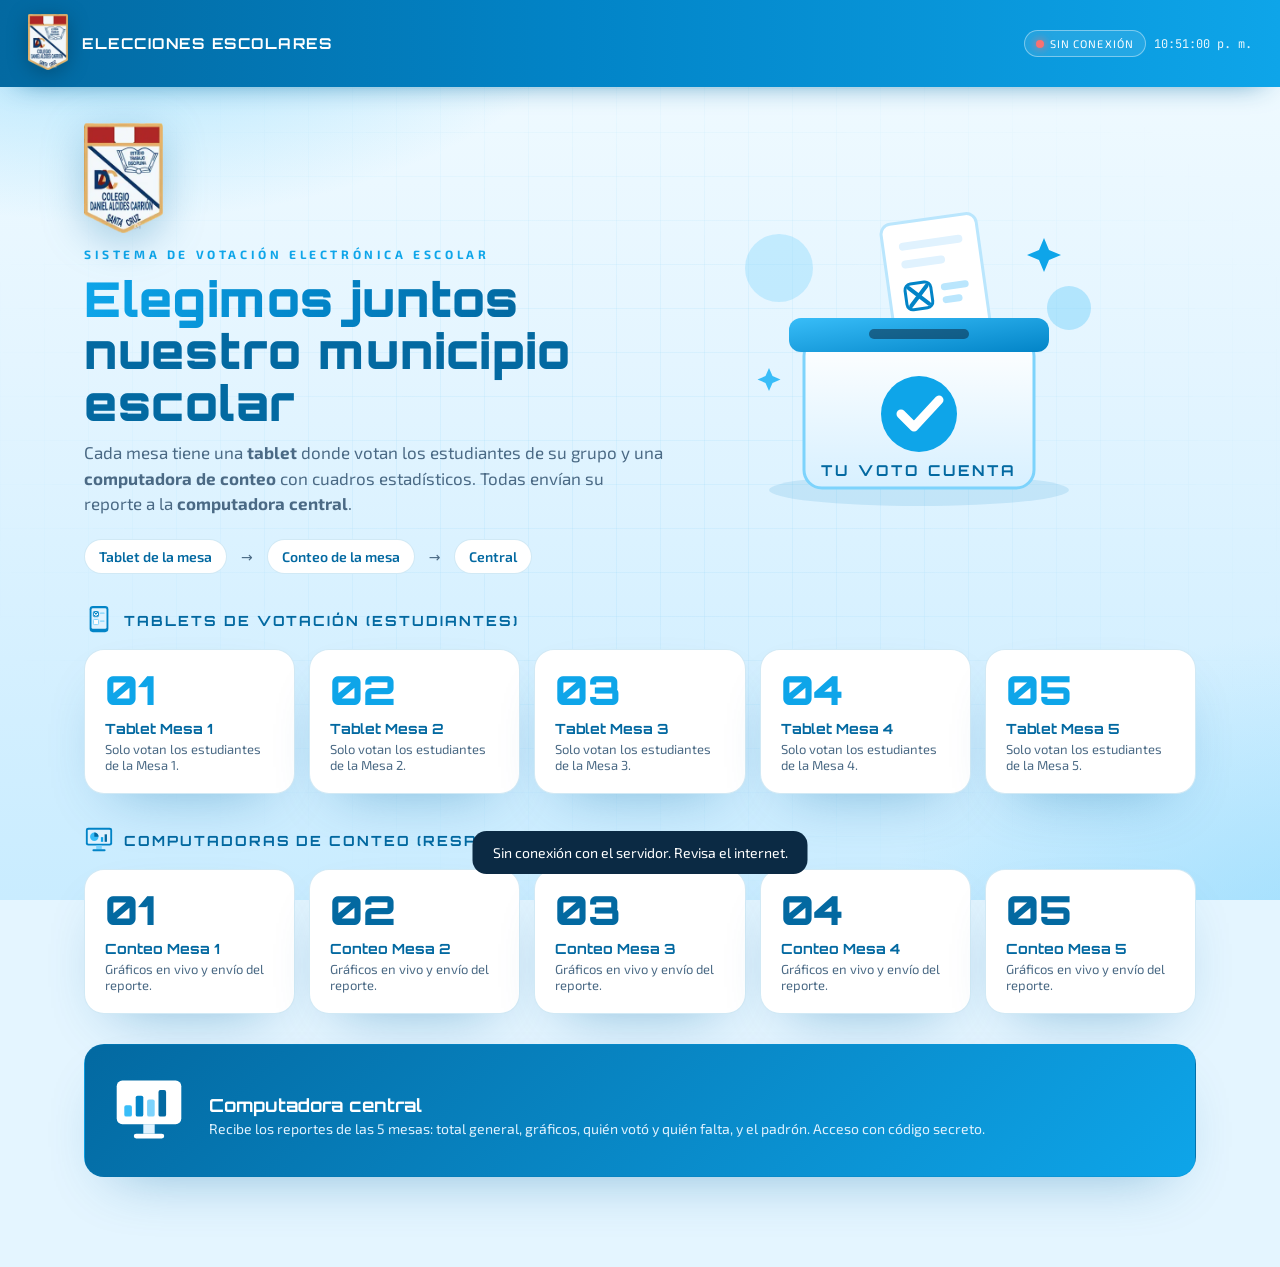
<file: index.html>
<!DOCTYPE html>
<html lang="es">
<head>
<meta charset="UTF-8">
<meta name="viewport" content="width=device-width, initial-scale=1">
<title>Votación Escolar · Inicio</title>
<link rel="preconnect" href="https://fonts.googleapis.com">
<link href="https://fonts.googleapis.com/css2?family=Orbitron:wght@500;700;900&family=Exo+2:wght@300;400;500;600;700&family=JetBrains+Mono:wght@400;600&display=swap" rel="stylesheet">
<link rel="stylesheet" href="styles.css">
</head>
<body>
<div id="loader"><div style="text-align:center"><div class="spin"></div></div></div>
<header>
  <div class="brand"><div id="brandArt"></div><div><h1 id="hTitle">Elecciones Escolares</h1><p id="hSchool"></p></div></div>
  <div class="chips"><span class="chip" id="modeChip"><span class="dot warn"></span><span>Conectando</span></span><span id="clock"></span></div>
</header>
<main>
  <div class="split" style="min-height:auto">
    <div>
      <div class="ins-big"></div>
        <div class="kicker">Sistema de votación electrónica escolar</div>
      <h2 class="big"><span class="grad">Elegimos juntos</span><br>nuestro municipio escolar</h2>
      <p class="sub">Cada mesa tiene una <b>tablet</b> donde votan los estudiantes de su grupo y una <b>computadora de conteo</b> con cuadros estadísticos. Todas envían su reporte a la <b>computadora central</b>.</p>
      <div class="flow"><span>Tablet de la mesa</span>→<span>Conteo de la mesa</span>→<span>Central</span></div>
    </div>
    <div id="hero"></div>
  </div>
  <div class="banner warn" id="demoBanner" style="display:none;margin-top:22px">Modo demo · PIN de mesas: 1111, 2222, 3333, 4444, 5555 · Estudiantes: Mesa 1 → 1001 a 1008, Mesa 2 → 2001 a 2008, y así sucesivamente · Código de la central: DEMO2026</div>

  <div class="portal-sec"><h3 id="ic1"></h3><div class="portal" id="pTablets"></div></div>
  <div class="portal-sec"><h3 id="ic2"></h3><div class="portal" id="pConteo"></div></div>
  <div class="portal-sec"><a class="glass pcard central" href="central.html"><span id="icC"></span><div><h4>Computadora central</h4><p>Recibe los reportes de las 5 mesas: total general, gráficos, quién votó y quién falta, y el padrón. Acceso con código secreto.</p></div></a></div>
</main>
<div class="toast" id="toast"></div>
<script src="config.js"></script>
<script src="common.js"></script>
<script>
(async () => {
  $('#hero').innerHTML = ART.urna;
  $('#ic1').innerHTML = '<span style="width:30px;display:inline-block">' + ART.tablet + '</span> Tablets de votación (estudiantes)';
  $('#ic2').innerHTML = '<span style="width:30px;display:inline-block">' + ART.monitor + '</span> Computadoras de conteo (responsables de mesa)';
  $('#icC').innerHTML = ART.central;
  await loadConfig();
  if (!API) $('#demoBanner').style.display = 'block';
  let t = '', c = '';
  for (let m = 1; m <= CFG.numMesas; m++){
    t += `<a class="glass pcard" href="mesa${m}.html"><div class="n">0${m}</div><h4>Tablet Mesa ${m}</h4><p>Solo votan los estudiantes de la Mesa ${m}.</p></a>`;
    c += `<a class="glass pcard" href="conteo${m}.html"><div class="n" style="color:var(--deep)">0${m}</div><h4>Conteo Mesa ${m}</h4><p>Gráficos en vivo y envío del reporte.</p></a>`;
  }
  $('#pTablets').innerHTML = t; $('#pConteo').innerHTML = c;
  hideLoader();
})();
</script>
</body>
</html>
</file>
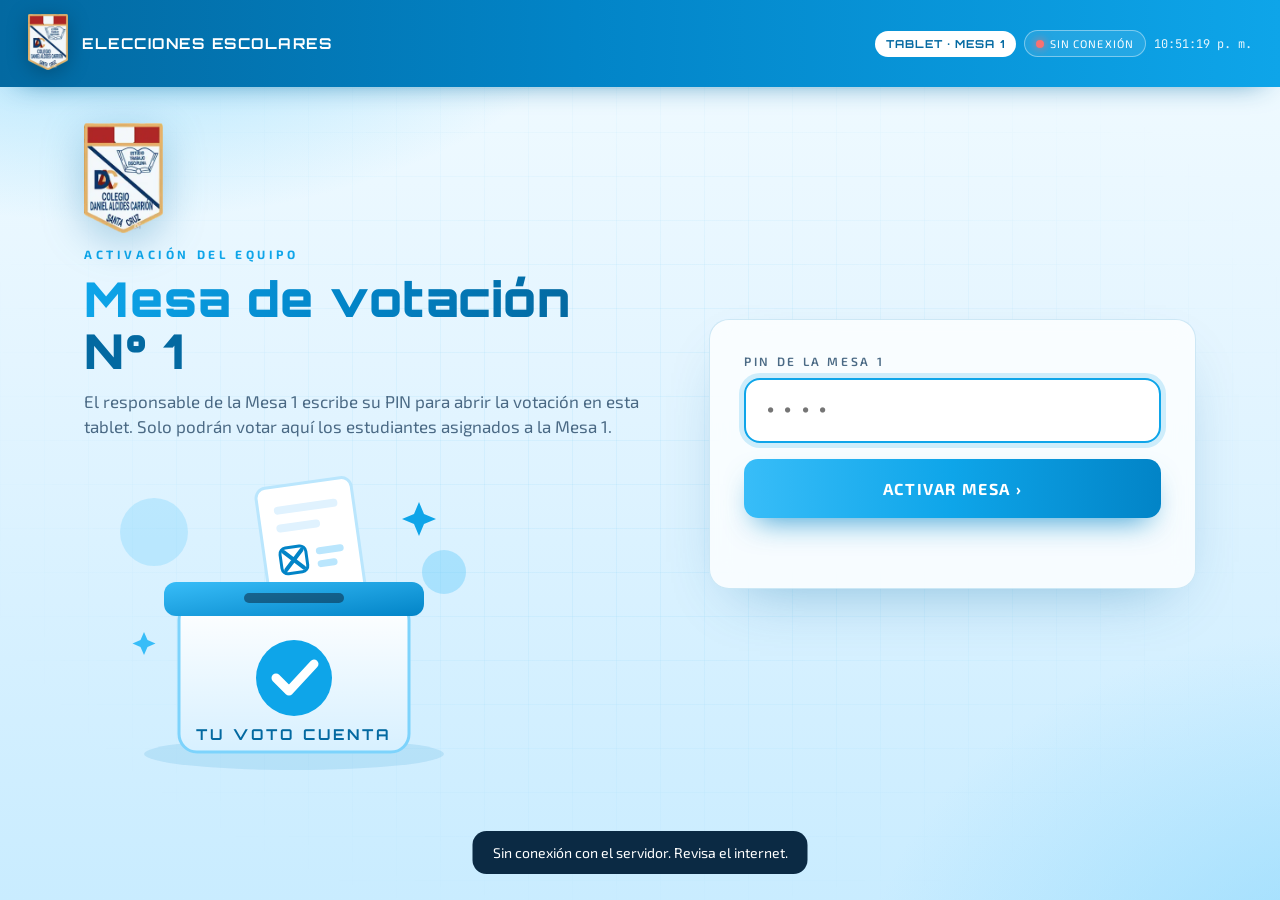
<file: mesa1.html>
<!DOCTYPE html>
<html lang="es">
<head>
<meta charset="UTF-8">
<meta name="viewport" content="width=device-width, initial-scale=1">
<title>Tablet Mesa 1 · Votación Escolar</title>
<link rel="preconnect" href="https://fonts.googleapis.com">
<link href="https://fonts.googleapis.com/css2?family=Orbitron:wght@500;700;900&family=Exo+2:wght@300;400;500;600;700&family=JetBrains+Mono:wght@400;600&display=swap" rel="stylesheet">
<link rel="stylesheet" href="styles.css">
</head>
<body>
<div id="loader"><div style="text-align:center"><div class="spin"></div><div style="font-family:Orbitron;font-size:12px;color:var(--mute);letter-spacing:.3em">INICIANDO MESA 1</div></div></div>
<header>
  <div class="brand"><div id="brandArt"></div><div><h1 id="hTitle">Elecciones Escolares</h1><p id="hSchool"></p></div></div>
  <div class="chips">
    <span class="chip mesa">Tablet · Mesa 1</span>
    <span class="chip" id="modeChip"><span class="dot warn"></span><span>Conectando</span></span>
    <span id="clock"></span>
  </div>
</header>
<main>
  <section class="screen" id="s-setup">
    <div class="split">
      <div>
        <div class="ins-big"></div>
        <div class="kicker">Activación del equipo</div>
        <h2 class="big"><span class="grad">Mesa de votación</span><br>N° 1</h2>
        <p class="sub">El responsable de la Mesa 1 escribe su PIN para abrir la votación en esta tablet. Solo podrán votar aquí los estudiantes asignados a la Mesa 1.</p>
        <div class="art"></div>
      </div>
      <form class="glass card" id="setupForm" autocomplete="off">
        <div class="banner warn" id="demoBanner" style="display:none">Modo demo · PIN de esta mesa: <b class="mono">1111</b> · Estudiantes de esta mesa: <b class="mono">1001</b> a <b class="mono">1008</b></div>
        <label class="field-label" for="mesaPin">PIN de la Mesa 1</label>
        <input class="code-input sm" id="mesaPin" type="password" maxlength="20" placeholder="••••">
        <button class="btn btn-primary" id="btnSetup" type="submit">Activar mesa ›</button>
        <div class="msg" id="setupMsg"></div>
      </form>
    </div>
  </section>

  <section class="screen" id="s-access">
    <div class="split">
      <div>
        <div class="ins-big"></div>
        <div class="kicker">Mesa de votación N° 1</div>
        <h2 class="big"><span class="grad">Tu voz decide</span><br>el futuro del colegio</h2>
        <p class="sub">Ingresa tu código de estudiante. Solo pueden votar en esta mesa los estudiantes de la Mesa 1. Cada código vota una sola vez y tu voto es secreto.</p>
        <div class="steps">
          <div class="step"><b>01</b><span>Escribe tu código y presiona <strong>Ingresar</strong>.</span></div>
          <div class="step"><b>02</b><span>Marca a tu candidato. Si no marcas a nadie es voto en blanco; si marcas a los dos, el voto es viciado.</span></div>
          <div class="step"><b>03</b><span>Confirma y emite tu voto.</span></div>
        </div>
        <div class="art"></div>
      </div>
      <form class="glass card" id="accessForm" autocomplete="off">
        <div class="banner warn" id="closedBanner" style="display:none">La votación está cerrada en este momento.</div>
        <label class="field-label" for="code">Código de estudiante</label>
        <input class="code-input" id="code" maxlength="30" placeholder="EJ: 1001">
        <button class="btn btn-primary" id="btnEnter" type="submit">Ingresar ›</button>
        <div class="msg" id="accessMsg"></div>
      </form>
    </div>
  </section>

  <section class="screen" id="s-ballot">
    <div class="ballot-head">
      <div><div class="kicker">Cédula de votación · Mesa 1</div><h2 class="mid">Marca tu preferencia</h2><p class="sub">Toca la tarjeta del candidato para marcar o desmarcar.</p></div>
      <div class="voter">Votante: <strong id="voterCode">—</strong><span id="voterName"></span></div>
    </div>
    <div class="cands">
      <button class="glass cand n1" id="cand1" type="button">
        <div class="cand-top"><span class="cand-num">CANDIDATO 01</span><div class="markbox"><svg viewBox="0 0 52 52"><path d="M10 10 L42 42 M42 10 L10 42" stroke="var(--c1)" stroke-width="8" stroke-linecap="round"/></svg></div></div>
        <div class="emblem" id="em1">C1</div><img class="clogo" id="lg1" alt="Logo de la lista 1"><h3 id="name1">Candidato 1</h3><p id="slog1"></p><div class="hint-tap">Toca para marcar</div>
      </button>
      <button class="glass cand n2" id="cand2" type="button">
        <div class="cand-top"><span class="cand-num">CANDIDATO 02</span><div class="markbox"><svg viewBox="0 0 52 52"><path d="M10 10 L42 42 M42 10 L10 42" stroke="var(--c2)" stroke-width="8" stroke-linecap="round"/></svg></div></div>
        <div class="emblem" id="em2">C2</div><img class="clogo" id="lg2" alt="Logo de la lista 2"><h3 id="name2">Candidato 2</h3><p id="slog2"></p><div class="hint-tap">Toca para marcar</div>
      </button>
    </div>
    <div class="glass verdict">
      <div><div class="lbl">Tu voto se registrará como</div><div class="val" id="verdict">Voto en blanco</div></div>
      <div class="actions"><button class="btn btn-ghost" id="btnCancel" type="button">Cancelar</button><button class="btn btn-primary" id="btnVote" type="button">Emitir voto</button></div>
    </div>
  </section>

  <section class="screen" id="s-thanks">
    <div class="thanks"><div>
      <div id="celebra"></div>
      <div class="kicker" style="color:var(--ok)">Voto registrado</div>
      <h2 class="big">¡Gracias por votar!</h2>
      <p class="sub" style="margin:0 auto">Tu participación fortalece la democracia escolar.</p>
      <div class="receipt" id="receipt"></div>
      <div class="receipt">Volviendo al inicio en <span id="countdown">6</span> s</div>
    </div></div>
  </section>

</main>

<button class="back" id="fab" style="left:auto;right:18px">⚙</button>

<div class="modal" id="mConfirm"><div class="glass box">
  <h4>¿Confirmas tu voto?</h4><p id="confirmText"></p>
  <div class="row"><button class="btn btn-ghost" data-close>Revisar</button><button class="btn btn-primary" id="btnConfirm">Sí, emitir voto</button></div>
</div></div>
<div class="modal" id="mPin"><div class="glass box">
  <h4>Opciones de la tablet</h4><p>Solo el responsable de la Mesa 1. Escribe el PIN para desactivar esta tablet.</p>
  <input class="code-input sm" type="password" id="pinIn" maxlength="20" placeholder="••••" style="margin-bottom:12px">
  <div class="msg err" id="pinMsg" style="margin:0 0 12px"></div>
  <div class="row"><button class="btn btn-ghost" data-close>Cancelar</button><button class="btn btn-primary" id="btnPin">Desactivar tablet</button></div>
</div></div>
<div class="toast" id="toast"></div>

<script src="config.js"></script>
<script src="common.js"></script>
<script>window.MESA = 1;</script>
<script src="mesa.js"></script>
</body>
</html>
</file>
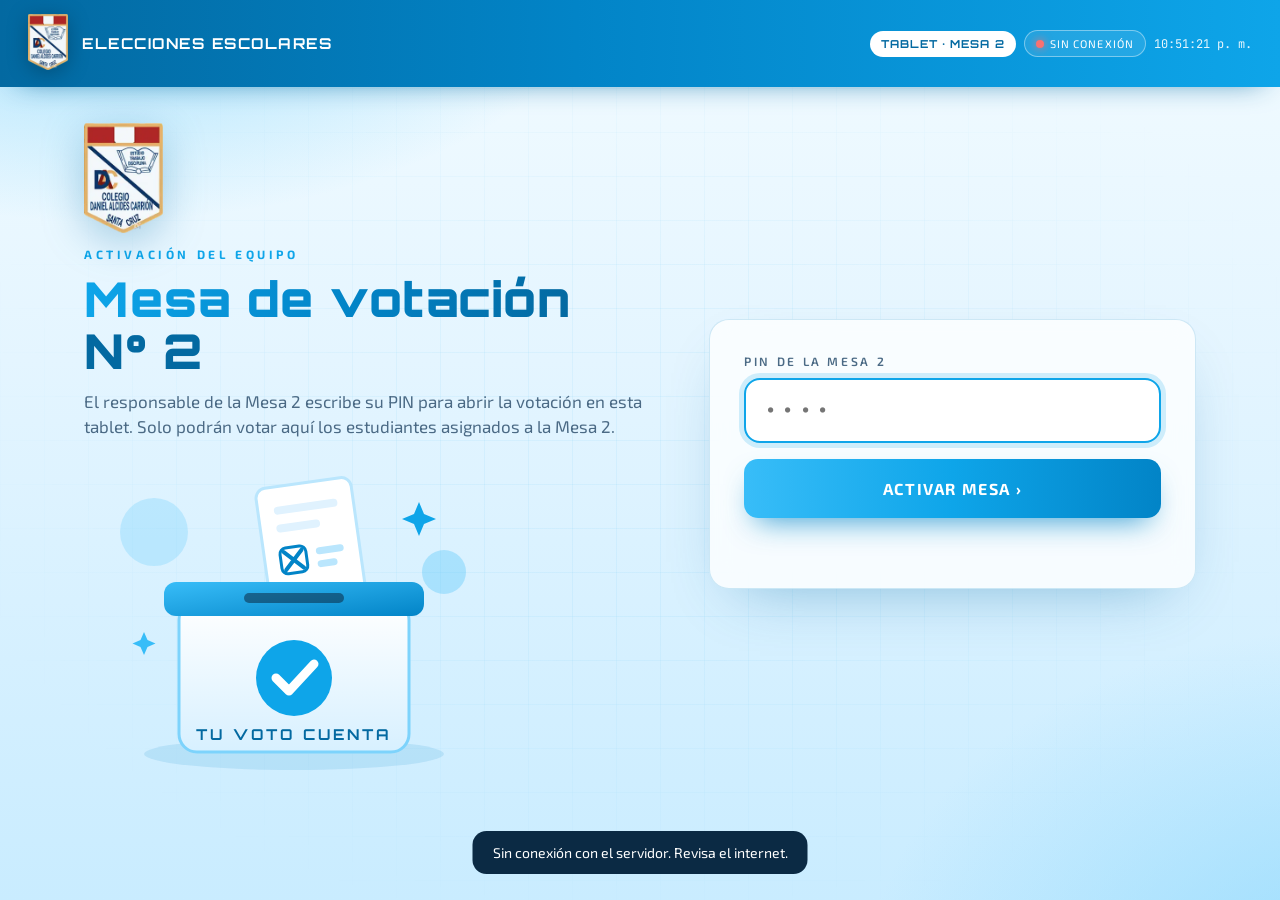
<file: mesa2.html>
<!DOCTYPE html>
<html lang="es">
<head>
<meta charset="UTF-8">
<meta name="viewport" content="width=device-width, initial-scale=1">
<title>Tablet Mesa 2 · Votación Escolar</title>
<link rel="preconnect" href="https://fonts.googleapis.com">
<link href="https://fonts.googleapis.com/css2?family=Orbitron:wght@500;700;900&family=Exo+2:wght@300;400;500;600;700&family=JetBrains+Mono:wght@400;600&display=swap" rel="stylesheet">
<link rel="stylesheet" href="styles.css">
</head>
<body>
<div id="loader"><div style="text-align:center"><div class="spin"></div><div style="font-family:Orbitron;font-size:12px;color:var(--mute);letter-spacing:.3em">INICIANDO MESA 2</div></div></div>
<header>
  <div class="brand"><div id="brandArt"></div><div><h1 id="hTitle">Elecciones Escolares</h1><p id="hSchool"></p></div></div>
  <div class="chips">
    <span class="chip mesa">Tablet · Mesa 2</span>
    <span class="chip" id="modeChip"><span class="dot warn"></span><span>Conectando</span></span>
    <span id="clock"></span>
  </div>
</header>
<main>
  <section class="screen" id="s-setup">
    <div class="split">
      <div>
        <div class="ins-big"></div>
        <div class="kicker">Activación del equipo</div>
        <h2 class="big"><span class="grad">Mesa de votación</span><br>N° 2</h2>
        <p class="sub">El responsable de la Mesa 2 escribe su PIN para abrir la votación en esta tablet. Solo podrán votar aquí los estudiantes asignados a la Mesa 2.</p>
        <div class="art"></div>
      </div>
      <form class="glass card" id="setupForm" autocomplete="off">
        <div class="banner warn" id="demoBanner" style="display:none">Modo demo · PIN de esta mesa: <b class="mono">2222</b> · Estudiantes de esta mesa: <b class="mono">2001</b> a <b class="mono">2008</b></div>
        <label class="field-label" for="mesaPin">PIN de la Mesa 2</label>
        <input class="code-input sm" id="mesaPin" type="password" maxlength="20" placeholder="••••">
        <button class="btn btn-primary" id="btnSetup" type="submit">Activar mesa ›</button>
        <div class="msg" id="setupMsg"></div>
      </form>
    </div>
  </section>

  <section class="screen" id="s-access">
    <div class="split">
      <div>
        <div class="ins-big"></div>
        <div class="kicker">Mesa de votación N° 2</div>
        <h2 class="big"><span class="grad">Tu voz decide</span><br>el futuro del colegio</h2>
        <p class="sub">Ingresa tu código de estudiante. Solo pueden votar en esta mesa los estudiantes de la Mesa 2. Cada código vota una sola vez y tu voto es secreto.</p>
        <div class="steps">
          <div class="step"><b>01</b><span>Escribe tu código y presiona <strong>Ingresar</strong>.</span></div>
          <div class="step"><b>02</b><span>Marca a tu candidato. Si no marcas a nadie es voto en blanco; si marcas a los dos, el voto es viciado.</span></div>
          <div class="step"><b>03</b><span>Confirma y emite tu voto.</span></div>
        </div>
        <div class="art"></div>
      </div>
      <form class="glass card" id="accessForm" autocomplete="off">
        <div class="banner warn" id="closedBanner" style="display:none">La votación está cerrada en este momento.</div>
        <label class="field-label" for="code">Código de estudiante</label>
        <input class="code-input" id="code" maxlength="30" placeholder="EJ: 2001">
        <button class="btn btn-primary" id="btnEnter" type="submit">Ingresar ›</button>
        <div class="msg" id="accessMsg"></div>
      </form>
    </div>
  </section>

  <section class="screen" id="s-ballot">
    <div class="ballot-head">
      <div><div class="kicker">Cédula de votación · Mesa 2</div><h2 class="mid">Marca tu preferencia</h2><p class="sub">Toca la tarjeta del candidato para marcar o desmarcar.</p></div>
      <div class="voter">Votante: <strong id="voterCode">—</strong><span id="voterName"></span></div>
    </div>
    <div class="cands">
      <button class="glass cand n1" id="cand1" type="button">
        <div class="cand-top"><span class="cand-num">CANDIDATO 01</span><div class="markbox"><svg viewBox="0 0 52 52"><path d="M10 10 L42 42 M42 10 L10 42" stroke="var(--c1)" stroke-width="8" stroke-linecap="round"/></svg></div></div>
        <div class="emblem" id="em1">C1</div><img class="clogo" id="lg1" alt="Logo de la lista 1"><h3 id="name1">Candidato 1</h3><p id="slog1"></p><div class="hint-tap">Toca para marcar</div>
      </button>
      <button class="glass cand n2" id="cand2" type="button">
        <div class="cand-top"><span class="cand-num">CANDIDATO 02</span><div class="markbox"><svg viewBox="0 0 52 52"><path d="M10 10 L42 42 M42 10 L10 42" stroke="var(--c2)" stroke-width="8" stroke-linecap="round"/></svg></div></div>
        <div class="emblem" id="em2">C2</div><img class="clogo" id="lg2" alt="Logo de la lista 2"><h3 id="name2">Candidato 2</h3><p id="slog2"></p><div class="hint-tap">Toca para marcar</div>
      </button>
    </div>
    <div class="glass verdict">
      <div><div class="lbl">Tu voto se registrará como</div><div class="val" id="verdict">Voto en blanco</div></div>
      <div class="actions"><button class="btn btn-ghost" id="btnCancel" type="button">Cancelar</button><button class="btn btn-primary" id="btnVote" type="button">Emitir voto</button></div>
    </div>
  </section>

  <section class="screen" id="s-thanks">
    <div class="thanks"><div>
      <div id="celebra"></div>
      <div class="kicker" style="color:var(--ok)">Voto registrado</div>
      <h2 class="big">¡Gracias por votar!</h2>
      <p class="sub" style="margin:0 auto">Tu participación fortalece la democracia escolar.</p>
      <div class="receipt" id="receipt"></div>
      <div class="receipt">Volviendo al inicio en <span id="countdown">6</span> s</div>
    </div></div>
  </section>

</main>

<button class="back" id="fab" style="left:auto;right:18px">⚙</button>

<div class="modal" id="mConfirm"><div class="glass box">
  <h4>¿Confirmas tu voto?</h4><p id="confirmText"></p>
  <div class="row"><button class="btn btn-ghost" data-close>Revisar</button><button class="btn btn-primary" id="btnConfirm">Sí, emitir voto</button></div>
</div></div>
<div class="modal" id="mPin"><div class="glass box">
  <h4>Opciones de la tablet</h4><p>Solo el responsable de la Mesa 2. Escribe el PIN para desactivar esta tablet.</p>
  <input class="code-input sm" type="password" id="pinIn" maxlength="20" placeholder="••••" style="margin-bottom:12px">
  <div class="msg err" id="pinMsg" style="margin:0 0 12px"></div>
  <div class="row"><button class="btn btn-ghost" data-close>Cancelar</button><button class="btn btn-primary" id="btnPin">Desactivar tablet</button></div>
</div></div>
<div class="toast" id="toast"></div>

<script src="config.js"></script>
<script src="common.js"></script>
<script>window.MESA = 2;</script>
<script src="mesa.js"></script>
</body>
</html>
</file>
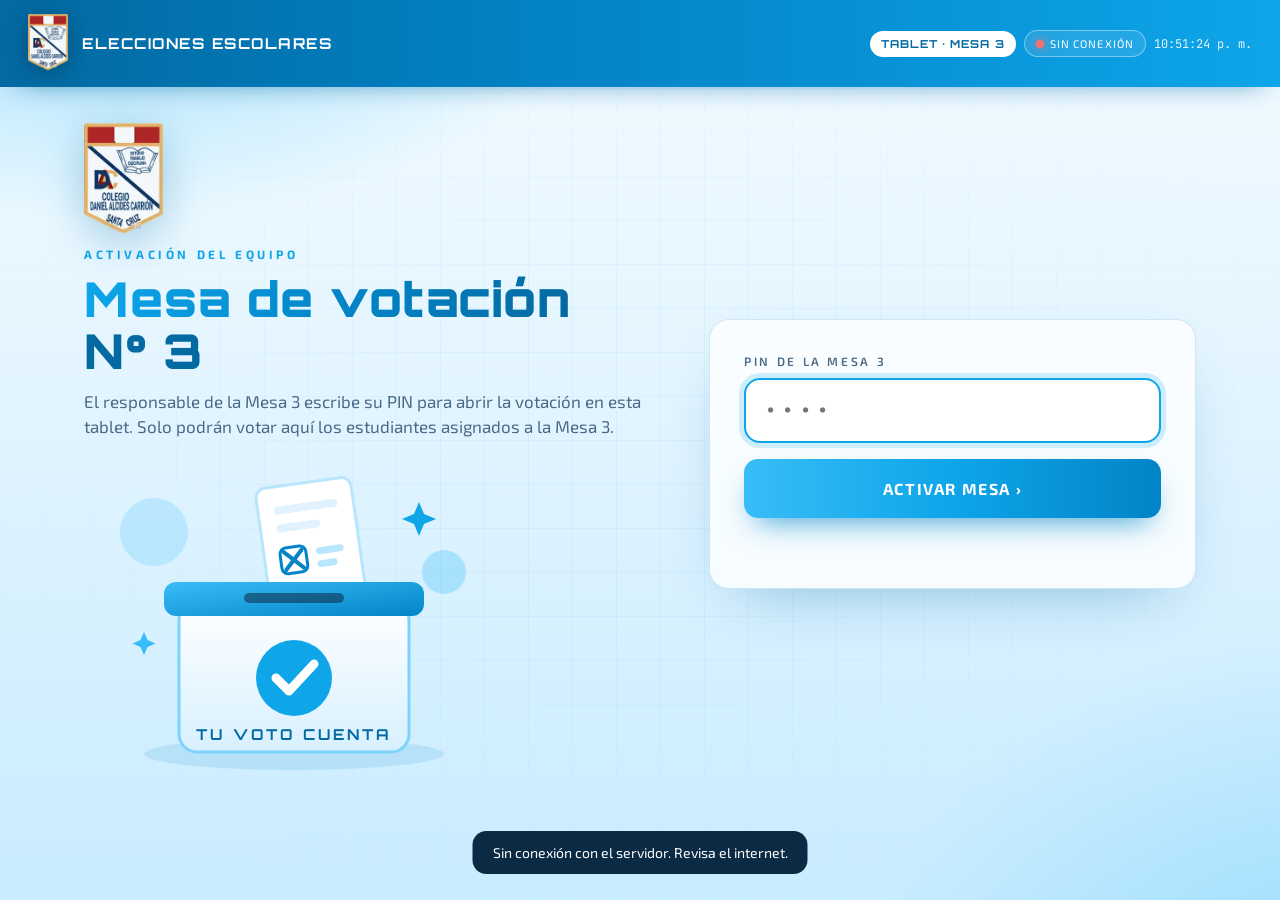
<file: mesa3.html>
<!DOCTYPE html>
<html lang="es">
<head>
<meta charset="UTF-8">
<meta name="viewport" content="width=device-width, initial-scale=1">
<title>Tablet Mesa 3 · Votación Escolar</title>
<link rel="preconnect" href="https://fonts.googleapis.com">
<link href="https://fonts.googleapis.com/css2?family=Orbitron:wght@500;700;900&family=Exo+2:wght@300;400;500;600;700&family=JetBrains+Mono:wght@400;600&display=swap" rel="stylesheet">
<link rel="stylesheet" href="styles.css">
</head>
<body>
<div id="loader"><div style="text-align:center"><div class="spin"></div><div style="font-family:Orbitron;font-size:12px;color:var(--mute);letter-spacing:.3em">INICIANDO MESA 3</div></div></div>
<header>
  <div class="brand"><div id="brandArt"></div><div><h1 id="hTitle">Elecciones Escolares</h1><p id="hSchool"></p></div></div>
  <div class="chips">
    <span class="chip mesa">Tablet · Mesa 3</span>
    <span class="chip" id="modeChip"><span class="dot warn"></span><span>Conectando</span></span>
    <span id="clock"></span>
  </div>
</header>
<main>
  <section class="screen" id="s-setup">
    <div class="split">
      <div>
        <div class="ins-big"></div>
        <div class="kicker">Activación del equipo</div>
        <h2 class="big"><span class="grad">Mesa de votación</span><br>N° 3</h2>
        <p class="sub">El responsable de la Mesa 3 escribe su PIN para abrir la votación en esta tablet. Solo podrán votar aquí los estudiantes asignados a la Mesa 3.</p>
        <div class="art"></div>
      </div>
      <form class="glass card" id="setupForm" autocomplete="off">
        <div class="banner warn" id="demoBanner" style="display:none">Modo demo · PIN de esta mesa: <b class="mono">3333</b> · Estudiantes de esta mesa: <b class="mono">3001</b> a <b class="mono">3008</b></div>
        <label class="field-label" for="mesaPin">PIN de la Mesa 3</label>
        <input class="code-input sm" id="mesaPin" type="password" maxlength="20" placeholder="••••">
        <button class="btn btn-primary" id="btnSetup" type="submit">Activar mesa ›</button>
        <div class="msg" id="setupMsg"></div>
      </form>
    </div>
  </section>

  <section class="screen" id="s-access">
    <div class="split">
      <div>
        <div class="ins-big"></div>
        <div class="kicker">Mesa de votación N° 3</div>
        <h2 class="big"><span class="grad">Tu voz decide</span><br>el futuro del colegio</h2>
        <p class="sub">Ingresa tu código de estudiante. Solo pueden votar en esta mesa los estudiantes de la Mesa 3. Cada código vota una sola vez y tu voto es secreto.</p>
        <div class="steps">
          <div class="step"><b>01</b><span>Escribe tu código y presiona <strong>Ingresar</strong>.</span></div>
          <div class="step"><b>02</b><span>Marca a tu candidato. Si no marcas a nadie es voto en blanco; si marcas a los dos, el voto es viciado.</span></div>
          <div class="step"><b>03</b><span>Confirma y emite tu voto.</span></div>
        </div>
        <div class="art"></div>
      </div>
      <form class="glass card" id="accessForm" autocomplete="off">
        <div class="banner warn" id="closedBanner" style="display:none">La votación está cerrada en este momento.</div>
        <label class="field-label" for="code">Código de estudiante</label>
        <input class="code-input" id="code" maxlength="30" placeholder="EJ: 3001">
        <button class="btn btn-primary" id="btnEnter" type="submit">Ingresar ›</button>
        <div class="msg" id="accessMsg"></div>
      </form>
    </div>
  </section>

  <section class="screen" id="s-ballot">
    <div class="ballot-head">
      <div><div class="kicker">Cédula de votación · Mesa 3</div><h2 class="mid">Marca tu preferencia</h2><p class="sub">Toca la tarjeta del candidato para marcar o desmarcar.</p></div>
      <div class="voter">Votante: <strong id="voterCode">—</strong><span id="voterName"></span></div>
    </div>
    <div class="cands">
      <button class="glass cand n1" id="cand1" type="button">
        <div class="cand-top"><span class="cand-num">CANDIDATO 01</span><div class="markbox"><svg viewBox="0 0 52 52"><path d="M10 10 L42 42 M42 10 L10 42" stroke="var(--c1)" stroke-width="8" stroke-linecap="round"/></svg></div></div>
        <div class="emblem" id="em1">C1</div><img class="clogo" id="lg1" alt="Logo de la lista 1"><h3 id="name1">Candidato 1</h3><p id="slog1"></p><div class="hint-tap">Toca para marcar</div>
      </button>
      <button class="glass cand n2" id="cand2" type="button">
        <div class="cand-top"><span class="cand-num">CANDIDATO 02</span><div class="markbox"><svg viewBox="0 0 52 52"><path d="M10 10 L42 42 M42 10 L10 42" stroke="var(--c2)" stroke-width="8" stroke-linecap="round"/></svg></div></div>
        <div class="emblem" id="em2">C2</div><img class="clogo" id="lg2" alt="Logo de la lista 2"><h3 id="name2">Candidato 2</h3><p id="slog2"></p><div class="hint-tap">Toca para marcar</div>
      </button>
    </div>
    <div class="glass verdict">
      <div><div class="lbl">Tu voto se registrará como</div><div class="val" id="verdict">Voto en blanco</div></div>
      <div class="actions"><button class="btn btn-ghost" id="btnCancel" type="button">Cancelar</button><button class="btn btn-primary" id="btnVote" type="button">Emitir voto</button></div>
    </div>
  </section>

  <section class="screen" id="s-thanks">
    <div class="thanks"><div>
      <div id="celebra"></div>
      <div class="kicker" style="color:var(--ok)">Voto registrado</div>
      <h2 class="big">¡Gracias por votar!</h2>
      <p class="sub" style="margin:0 auto">Tu participación fortalece la democracia escolar.</p>
      <div class="receipt" id="receipt"></div>
      <div class="receipt">Volviendo al inicio en <span id="countdown">6</span> s</div>
    </div></div>
  </section>

</main>

<button class="back" id="fab" style="left:auto;right:18px">⚙</button>

<div class="modal" id="mConfirm"><div class="glass box">
  <h4>¿Confirmas tu voto?</h4><p id="confirmText"></p>
  <div class="row"><button class="btn btn-ghost" data-close>Revisar</button><button class="btn btn-primary" id="btnConfirm">Sí, emitir voto</button></div>
</div></div>
<div class="modal" id="mPin"><div class="glass box">
  <h4>Opciones de la tablet</h4><p>Solo el responsable de la Mesa 3. Escribe el PIN para desactivar esta tablet.</p>
  <input class="code-input sm" type="password" id="pinIn" maxlength="20" placeholder="••••" style="margin-bottom:12px">
  <div class="msg err" id="pinMsg" style="margin:0 0 12px"></div>
  <div class="row"><button class="btn btn-ghost" data-close>Cancelar</button><button class="btn btn-primary" id="btnPin">Desactivar tablet</button></div>
</div></div>
<div class="toast" id="toast"></div>

<script src="config.js"></script>
<script src="common.js"></script>
<script>window.MESA = 3;</script>
<script src="mesa.js"></script>
</body>
</html>
</file>
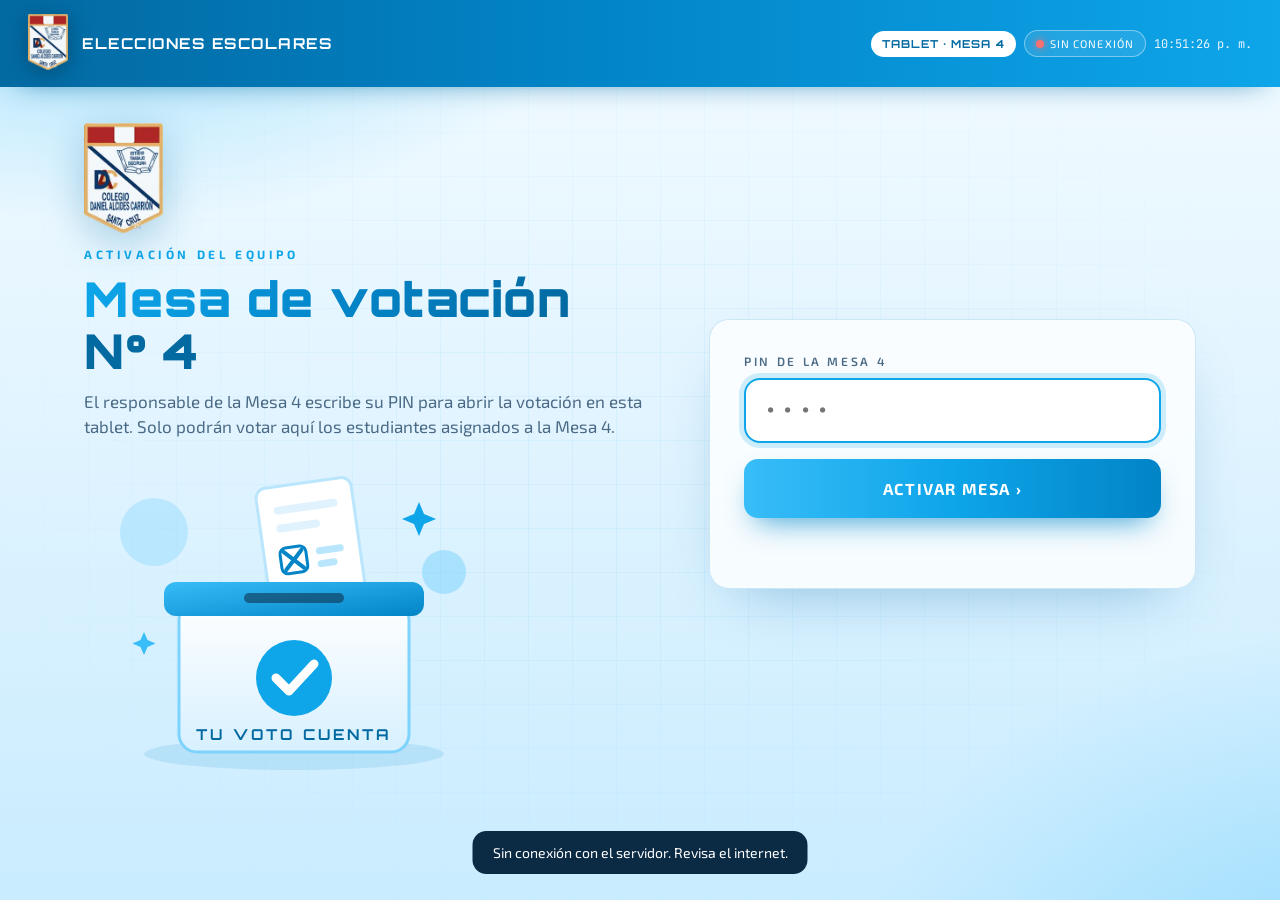
<file: mesa4.html>
<!DOCTYPE html>
<html lang="es">
<head>
<meta charset="UTF-8">
<meta name="viewport" content="width=device-width, initial-scale=1">
<title>Tablet Mesa 4 · Votación Escolar</title>
<link rel="preconnect" href="https://fonts.googleapis.com">
<link href="https://fonts.googleapis.com/css2?family=Orbitron:wght@500;700;900&family=Exo+2:wght@300;400;500;600;700&family=JetBrains+Mono:wght@400;600&display=swap" rel="stylesheet">
<link rel="stylesheet" href="styles.css">
</head>
<body>
<div id="loader"><div style="text-align:center"><div class="spin"></div><div style="font-family:Orbitron;font-size:12px;color:var(--mute);letter-spacing:.3em">INICIANDO MESA 4</div></div></div>
<header>
  <div class="brand"><div id="brandArt"></div><div><h1 id="hTitle">Elecciones Escolares</h1><p id="hSchool"></p></div></div>
  <div class="chips">
    <span class="chip mesa">Tablet · Mesa 4</span>
    <span class="chip" id="modeChip"><span class="dot warn"></span><span>Conectando</span></span>
    <span id="clock"></span>
  </div>
</header>
<main>
  <section class="screen" id="s-setup">
    <div class="split">
      <div>
        <div class="ins-big"></div>
        <div class="kicker">Activación del equipo</div>
        <h2 class="big"><span class="grad">Mesa de votación</span><br>N° 4</h2>
        <p class="sub">El responsable de la Mesa 4 escribe su PIN para abrir la votación en esta tablet. Solo podrán votar aquí los estudiantes asignados a la Mesa 4.</p>
        <div class="art"></div>
      </div>
      <form class="glass card" id="setupForm" autocomplete="off">
        <div class="banner warn" id="demoBanner" style="display:none">Modo demo · PIN de esta mesa: <b class="mono">4444</b> · Estudiantes de esta mesa: <b class="mono">4001</b> a <b class="mono">4008</b></div>
        <label class="field-label" for="mesaPin">PIN de la Mesa 4</label>
        <input class="code-input sm" id="mesaPin" type="password" maxlength="20" placeholder="••••">
        <button class="btn btn-primary" id="btnSetup" type="submit">Activar mesa ›</button>
        <div class="msg" id="setupMsg"></div>
      </form>
    </div>
  </section>

  <section class="screen" id="s-access">
    <div class="split">
      <div>
        <div class="ins-big"></div>
        <div class="kicker">Mesa de votación N° 4</div>
        <h2 class="big"><span class="grad">Tu voz decide</span><br>el futuro del colegio</h2>
        <p class="sub">Ingresa tu código de estudiante. Solo pueden votar en esta mesa los estudiantes de la Mesa 4. Cada código vota una sola vez y tu voto es secreto.</p>
        <div class="steps">
          <div class="step"><b>01</b><span>Escribe tu código y presiona <strong>Ingresar</strong>.</span></div>
          <div class="step"><b>02</b><span>Marca a tu candidato. Si no marcas a nadie es voto en blanco; si marcas a los dos, el voto es viciado.</span></div>
          <div class="step"><b>03</b><span>Confirma y emite tu voto.</span></div>
        </div>
        <div class="art"></div>
      </div>
      <form class="glass card" id="accessForm" autocomplete="off">
        <div class="banner warn" id="closedBanner" style="display:none">La votación está cerrada en este momento.</div>
        <label class="field-label" for="code">Código de estudiante</label>
        <input class="code-input" id="code" maxlength="30" placeholder="EJ: 4001">
        <button class="btn btn-primary" id="btnEnter" type="submit">Ingresar ›</button>
        <div class="msg" id="accessMsg"></div>
      </form>
    </div>
  </section>

  <section class="screen" id="s-ballot">
    <div class="ballot-head">
      <div><div class="kicker">Cédula de votación · Mesa 4</div><h2 class="mid">Marca tu preferencia</h2><p class="sub">Toca la tarjeta del candidato para marcar o desmarcar.</p></div>
      <div class="voter">Votante: <strong id="voterCode">—</strong><span id="voterName"></span></div>
    </div>
    <div class="cands">
      <button class="glass cand n1" id="cand1" type="button">
        <div class="cand-top"><span class="cand-num">CANDIDATO 01</span><div class="markbox"><svg viewBox="0 0 52 52"><path d="M10 10 L42 42 M42 10 L10 42" stroke="var(--c1)" stroke-width="8" stroke-linecap="round"/></svg></div></div>
        <div class="emblem" id="em1">C1</div><img class="clogo" id="lg1" alt="Logo de la lista 1"><h3 id="name1">Candidato 1</h3><p id="slog1"></p><div class="hint-tap">Toca para marcar</div>
      </button>
      <button class="glass cand n2" id="cand2" type="button">
        <div class="cand-top"><span class="cand-num">CANDIDATO 02</span><div class="markbox"><svg viewBox="0 0 52 52"><path d="M10 10 L42 42 M42 10 L10 42" stroke="var(--c2)" stroke-width="8" stroke-linecap="round"/></svg></div></div>
        <div class="emblem" id="em2">C2</div><img class="clogo" id="lg2" alt="Logo de la lista 2"><h3 id="name2">Candidato 2</h3><p id="slog2"></p><div class="hint-tap">Toca para marcar</div>
      </button>
    </div>
    <div class="glass verdict">
      <div><div class="lbl">Tu voto se registrará como</div><div class="val" id="verdict">Voto en blanco</div></div>
      <div class="actions"><button class="btn btn-ghost" id="btnCancel" type="button">Cancelar</button><button class="btn btn-primary" id="btnVote" type="button">Emitir voto</button></div>
    </div>
  </section>

  <section class="screen" id="s-thanks">
    <div class="thanks"><div>
      <div id="celebra"></div>
      <div class="kicker" style="color:var(--ok)">Voto registrado</div>
      <h2 class="big">¡Gracias por votar!</h2>
      <p class="sub" style="margin:0 auto">Tu participación fortalece la democracia escolar.</p>
      <div class="receipt" id="receipt"></div>
      <div class="receipt">Volviendo al inicio en <span id="countdown">6</span> s</div>
    </div></div>
  </section>

</main>

<button class="back" id="fab" style="left:auto;right:18px">⚙</button>

<div class="modal" id="mConfirm"><div class="glass box">
  <h4>¿Confirmas tu voto?</h4><p id="confirmText"></p>
  <div class="row"><button class="btn btn-ghost" data-close>Revisar</button><button class="btn btn-primary" id="btnConfirm">Sí, emitir voto</button></div>
</div></div>
<div class="modal" id="mPin"><div class="glass box">
  <h4>Opciones de la tablet</h4><p>Solo el responsable de la Mesa 4. Escribe el PIN para desactivar esta tablet.</p>
  <input class="code-input sm" type="password" id="pinIn" maxlength="20" placeholder="••••" style="margin-bottom:12px">
  <div class="msg err" id="pinMsg" style="margin:0 0 12px"></div>
  <div class="row"><button class="btn btn-ghost" data-close>Cancelar</button><button class="btn btn-primary" id="btnPin">Desactivar tablet</button></div>
</div></div>
<div class="toast" id="toast"></div>

<script src="config.js"></script>
<script src="common.js"></script>
<script>window.MESA = 4;</script>
<script src="mesa.js"></script>
</body>
</html>
</file>
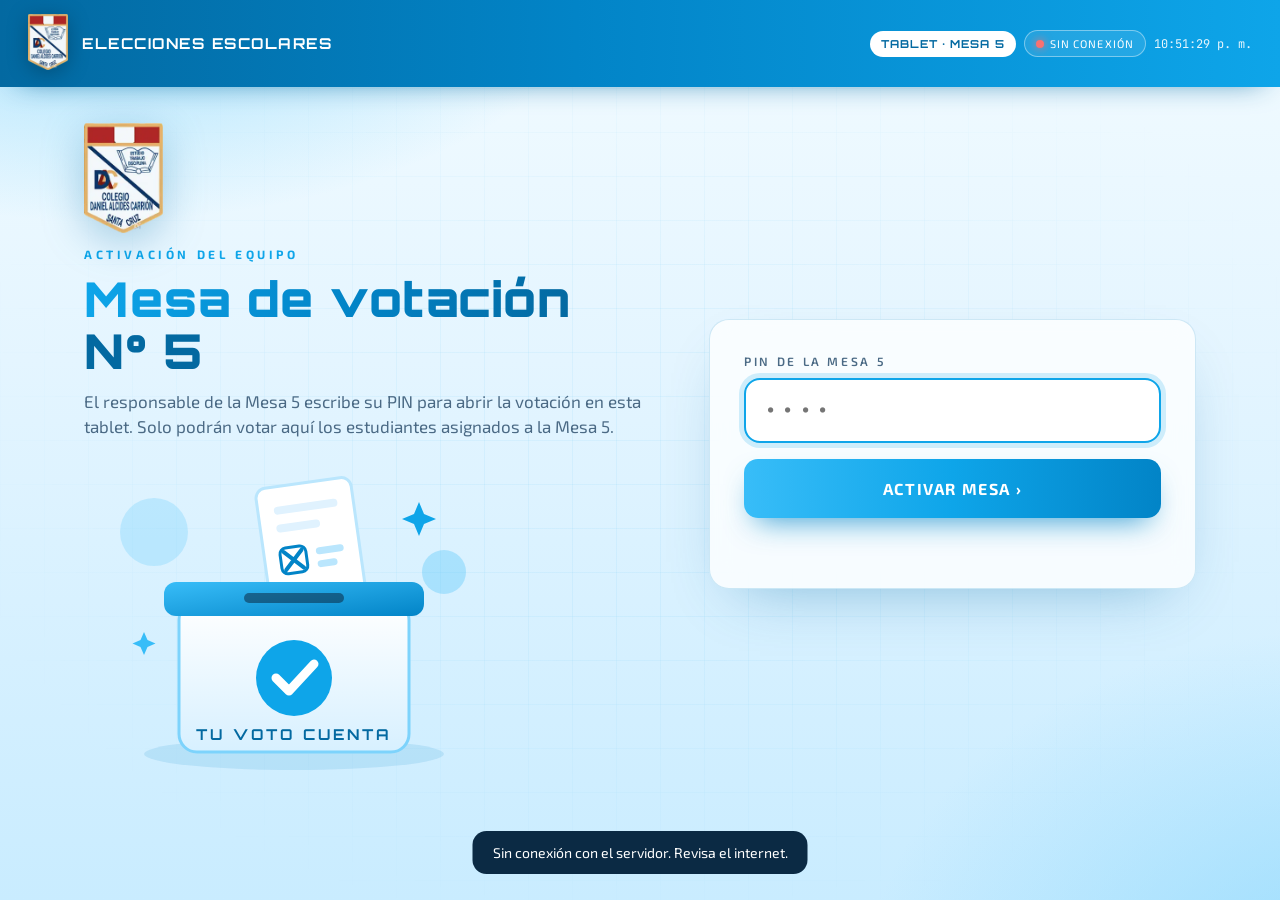
<file: mesa5.html>
<!DOCTYPE html>
<html lang="es">
<head>
<meta charset="UTF-8">
<meta name="viewport" content="width=device-width, initial-scale=1">
<title>Tablet Mesa 5 · Votación Escolar</title>
<link rel="preconnect" href="https://fonts.googleapis.com">
<link href="https://fonts.googleapis.com/css2?family=Orbitron:wght@500;700;900&family=Exo+2:wght@300;400;500;600;700&family=JetBrains+Mono:wght@400;600&display=swap" rel="stylesheet">
<link rel="stylesheet" href="styles.css">
</head>
<body>
<div id="loader"><div style="text-align:center"><div class="spin"></div><div style="font-family:Orbitron;font-size:12px;color:var(--mute);letter-spacing:.3em">INICIANDO MESA 5</div></div></div>
<header>
  <div class="brand"><div id="brandArt"></div><div><h1 id="hTitle">Elecciones Escolares</h1><p id="hSchool"></p></div></div>
  <div class="chips">
    <span class="chip mesa">Tablet · Mesa 5</span>
    <span class="chip" id="modeChip"><span class="dot warn"></span><span>Conectando</span></span>
    <span id="clock"></span>
  </div>
</header>
<main>
  <section class="screen" id="s-setup">
    <div class="split">
      <div>
        <div class="ins-big"></div>
        <div class="kicker">Activación del equipo</div>
        <h2 class="big"><span class="grad">Mesa de votación</span><br>N° 5</h2>
        <p class="sub">El responsable de la Mesa 5 escribe su PIN para abrir la votación en esta tablet. Solo podrán votar aquí los estudiantes asignados a la Mesa 5.</p>
        <div class="art"></div>
      </div>
      <form class="glass card" id="setupForm" autocomplete="off">
        <div class="banner warn" id="demoBanner" style="display:none">Modo demo · PIN de esta mesa: <b class="mono">5555</b> · Estudiantes de esta mesa: <b class="mono">5001</b> a <b class="mono">5008</b></div>
        <label class="field-label" for="mesaPin">PIN de la Mesa 5</label>
        <input class="code-input sm" id="mesaPin" type="password" maxlength="20" placeholder="••••">
        <button class="btn btn-primary" id="btnSetup" type="submit">Activar mesa ›</button>
        <div class="msg" id="setupMsg"></div>
      </form>
    </div>
  </section>

  <section class="screen" id="s-access">
    <div class="split">
      <div>
        <div class="ins-big"></div>
        <div class="kicker">Mesa de votación N° 5</div>
        <h2 class="big"><span class="grad">Tu voz decide</span><br>el futuro del colegio</h2>
        <p class="sub">Ingresa tu código de estudiante. Solo pueden votar en esta mesa los estudiantes de la Mesa 5. Cada código vota una sola vez y tu voto es secreto.</p>
        <div class="steps">
          <div class="step"><b>01</b><span>Escribe tu código y presiona <strong>Ingresar</strong>.</span></div>
          <div class="step"><b>02</b><span>Marca a tu candidato. Si no marcas a nadie es voto en blanco; si marcas a los dos, el voto es viciado.</span></div>
          <div class="step"><b>03</b><span>Confirma y emite tu voto.</span></div>
        </div>
        <div class="art"></div>
      </div>
      <form class="glass card" id="accessForm" autocomplete="off">
        <div class="banner warn" id="closedBanner" style="display:none">La votación está cerrada en este momento.</div>
        <label class="field-label" for="code">Código de estudiante</label>
        <input class="code-input" id="code" maxlength="30" placeholder="EJ: 5001">
        <button class="btn btn-primary" id="btnEnter" type="submit">Ingresar ›</button>
        <div class="msg" id="accessMsg"></div>
      </form>
    </div>
  </section>

  <section class="screen" id="s-ballot">
    <div class="ballot-head">
      <div><div class="kicker">Cédula de votación · Mesa 5</div><h2 class="mid">Marca tu preferencia</h2><p class="sub">Toca la tarjeta del candidato para marcar o desmarcar.</p></div>
      <div class="voter">Votante: <strong id="voterCode">—</strong><span id="voterName"></span></div>
    </div>
    <div class="cands">
      <button class="glass cand n1" id="cand1" type="button">
        <div class="cand-top"><span class="cand-num">CANDIDATO 01</span><div class="markbox"><svg viewBox="0 0 52 52"><path d="M10 10 L42 42 M42 10 L10 42" stroke="var(--c1)" stroke-width="8" stroke-linecap="round"/></svg></div></div>
        <div class="emblem" id="em1">C1</div><img class="clogo" id="lg1" alt="Logo de la lista 1"><h3 id="name1">Candidato 1</h3><p id="slog1"></p><div class="hint-tap">Toca para marcar</div>
      </button>
      <button class="glass cand n2" id="cand2" type="button">
        <div class="cand-top"><span class="cand-num">CANDIDATO 02</span><div class="markbox"><svg viewBox="0 0 52 52"><path d="M10 10 L42 42 M42 10 L10 42" stroke="var(--c2)" stroke-width="8" stroke-linecap="round"/></svg></div></div>
        <div class="emblem" id="em2">C2</div><img class="clogo" id="lg2" alt="Logo de la lista 2"><h3 id="name2">Candidato 2</h3><p id="slog2"></p><div class="hint-tap">Toca para marcar</div>
      </button>
    </div>
    <div class="glass verdict">
      <div><div class="lbl">Tu voto se registrará como</div><div class="val" id="verdict">Voto en blanco</div></div>
      <div class="actions"><button class="btn btn-ghost" id="btnCancel" type="button">Cancelar</button><button class="btn btn-primary" id="btnVote" type="button">Emitir voto</button></div>
    </div>
  </section>

  <section class="screen" id="s-thanks">
    <div class="thanks"><div>
      <div id="celebra"></div>
      <div class="kicker" style="color:var(--ok)">Voto registrado</div>
      <h2 class="big">¡Gracias por votar!</h2>
      <p class="sub" style="margin:0 auto">Tu participación fortalece la democracia escolar.</p>
      <div class="receipt" id="receipt"></div>
      <div class="receipt">Volviendo al inicio en <span id="countdown">6</span> s</div>
    </div></div>
  </section>

</main>

<button class="back" id="fab" style="left:auto;right:18px">⚙</button>

<div class="modal" id="mConfirm"><div class="glass box">
  <h4>¿Confirmas tu voto?</h4><p id="confirmText"></p>
  <div class="row"><button class="btn btn-ghost" data-close>Revisar</button><button class="btn btn-primary" id="btnConfirm">Sí, emitir voto</button></div>
</div></div>
<div class="modal" id="mPin"><div class="glass box">
  <h4>Opciones de la tablet</h4><p>Solo el responsable de la Mesa 5. Escribe el PIN para desactivar esta tablet.</p>
  <input class="code-input sm" type="password" id="pinIn" maxlength="20" placeholder="••••" style="margin-bottom:12px">
  <div class="msg err" id="pinMsg" style="margin:0 0 12px"></div>
  <div class="row"><button class="btn btn-ghost" data-close>Cancelar</button><button class="btn btn-primary" id="btnPin">Desactivar tablet</button></div>
</div></div>
<div class="toast" id="toast"></div>

<script src="config.js"></script>
<script src="common.js"></script>
<script>window.MESA = 5;</script>
<script src="mesa.js"></script>
</body>
</html>
</file>
<file: styles.css>
/* =========================================================
   Votación Escolar — tema celeste
   ========================================================= */
:root{
  --bg:#e4f5ff; --bg2:#c9ecff; --panel:rgba(255,255,255,.78); --panel2:#ffffff; --line:rgba(2,132,199,.18);
  --txt:#0b2a44; --mute:#4b6a85; --cel:#0ea5e9; --cel2:#38bdf8; --deep:#0369a1; --sky:#7dd3fc;
  /* colores de datos (validados para daltonismo) */
  --c1:#0284c7; --c2:#e8590c; --blank:#0f9f7f; --null:#c2255c;
  /* estados */
  --ok:#15803d; --bad:#dc2626; --warn:#b45309;
  --r:20px; --shadow:0 24px 60px -30px rgba(3,105,161,.45);
}
*{box-sizing:border-box;margin:0;padding:0}
body{font-family:"Exo 2",system-ui,sans-serif;color:var(--txt);background:var(--bg);overflow-x:hidden;min-height:100vh}
body::before{content:"";position:fixed;inset:0;z-index:-2;
  background:radial-gradient(900px 520px at 8% -10%,rgba(56,189,248,.55),transparent 60%),
             radial-gradient(800px 600px at 105% 110%,rgba(125,211,252,.6),transparent 60%),
             linear-gradient(180deg,#f2fbff,var(--bg) 40%,var(--bg2))}
body::after{content:"";position:fixed;inset:0;z-index:-1;opacity:.5;pointer-events:none;
  background-image:linear-gradient(rgba(14,165,233,.12) 1px,transparent 1px),linear-gradient(90deg,rgba(14,165,233,.12) 1px,transparent 1px);
  background-size:44px 44px;-webkit-mask-image:radial-gradient(ellipse at center,#000 25%,transparent 78%);mask-image:radial-gradient(ellipse at center,#000 25%,transparent 78%)}
.mono{font-family:"JetBrains Mono",monospace}
button{font:inherit;cursor:pointer;border:none;background:none;color:inherit}
input,select,textarea{font:inherit;color:inherit}

/* barra superior */
header{display:flex;align-items:center;justify-content:space-between;gap:16px;padding:14px 28px;background:linear-gradient(90deg,#0369a1,#0284c7 45%,#0ea5e9);color:#fff;position:sticky;top:0;z-index:5;flex-wrap:wrap;box-shadow:0 10px 30px -18px rgba(3,105,161,.9)}
.brand{display:flex;align-items:center;gap:14px}
.insignia{height:52px;width:auto;object-fit:contain;filter:drop-shadow(0 4px 10px rgba(0,0,0,.25))}
.emblema{width:50px;height:50px;flex:none}
.brand h1{font-family:Orbitron;font-size:15px;letter-spacing:.1em;text-transform:uppercase}
.brand p{font-size:12px;opacity:.85;letter-spacing:.06em}
.chips{display:flex;gap:8px;align-items:center;flex-wrap:wrap}
.chip{font-size:11px;letter-spacing:.1em;text-transform:uppercase;padding:6px 11px;border:1px solid rgba(255,255,255,.4);border-radius:99px;display:flex;align-items:center;gap:6px;background:rgba(255,255,255,.1)}
.chip.mesa{color:var(--deep);background:#fff;border:none;font-weight:700;font-family:Orbitron}
.dot{width:8px;height:8px;border-radius:50%;background:#4ade80;box-shadow:0 0 8px #4ade80}
.dot.warn{background:#fbbf24;box-shadow:0 0 8px #fbbf24}.dot.off{background:#f87171;box-shadow:0 0 8px #f87171}
#clock{font-family:"JetBrains Mono";font-size:12px;opacity:.9}

main{max-width:1160px;margin:0 auto;padding:36px 24px 90px}
.screen{display:none;animation:in .45s ease}.screen.on{display:block}
@keyframes in{from{opacity:0;transform:translateY(12px)}to{opacity:1;transform:none}}
.glass{background:var(--panel);border:1px solid var(--line);border-radius:var(--r);backdrop-filter:blur(14px);box-shadow:var(--shadow)}
.kicker{font-size:12px;letter-spacing:.3em;text-transform:uppercase;color:var(--cel);font-weight:700}
h2.big{font-family:Orbitron;font-weight:900;font-size:clamp(28px,4.4vw,48px);line-height:1.08;letter-spacing:.02em;margin:12px 0 12px;color:var(--deep)}
h2.mid{font-family:Orbitron;font-weight:900;font-size:clamp(24px,3.2vw,34px);margin:8px 0;color:var(--deep)}
.grad{background:linear-gradient(90deg,#0ea5e9,#0284c7 55%,#0369a1);-webkit-background-clip:text;background-clip:text;color:transparent}
.sub{color:var(--mute);font-size:17px;max-width:580px;line-height:1.5}
.split{display:grid;grid-template-columns:1.1fr .9fr;gap:30px;align-items:center;min-height:60vh}
.card{padding:34px}
.hero-art{width:100%;max-width:420px;margin-top:22px}
.field-label{font-size:12px;letter-spacing:.22em;text-transform:uppercase;color:var(--mute);margin-bottom:10px;display:block;font-weight:600}
.code-input{width:100%;padding:22px;font-family:"JetBrains Mono";font-size:30px;letter-spacing:.2em;text-transform:uppercase;background:#fff;border:2px solid var(--line);border-radius:16px;outline:none;transition:.2s;color:var(--deep)}
.code-input.sm{font-size:22px;padding:16px 18px}
.code-input:focus{border-color:var(--cel);box-shadow:0 0 0 5px rgba(14,165,233,.18)}
.btn{display:inline-flex;align-items:center;justify-content:center;gap:10px;padding:16px 26px;border-radius:14px;font-weight:700;letter-spacing:.1em;text-transform:uppercase;font-size:14px;transition:.2s}
.btn-primary{width:100%;margin-top:16px;background:linear-gradient(90deg,#38bdf8,#0ea5e9,#0284c7);color:#fff;box-shadow:0 14px 30px -12px rgba(2,132,199,.8);font-size:16px;padding:20px 26px}
.btn-primary:hover{filter:brightness(1.07);transform:translateY(-1px)}
.btn-primary:disabled{opacity:.45;cursor:not-allowed;transform:none}
.btn-ghost{border:1.5px solid var(--line);background:#fff;color:var(--deep)}.btn-ghost:hover{border-color:var(--cel);color:var(--cel)}
.btn-send{background:linear-gradient(90deg,#15803d,#16a34a);color:#fff;box-shadow:0 12px 26px -12px rgba(21,128,61,.8)}
.msg{margin-top:14px;min-height:22px;font-size:15px}.msg.err{color:var(--bad)}
.msg.big-err{padding:16px 18px;border-radius:14px;border:1.5px solid rgba(220,38,38,.35);background:#fff1f1;font-weight:600;animation:shake .4s}
@keyframes shake{20%,60%{transform:translateX(-6px)}40%,80%{transform:translateX(6px)}}
.steps{display:flex;flex-direction:column;gap:12px;margin-top:22px}
.step{display:flex;gap:14px;align-items:center;color:var(--mute);font-size:15px}
.step b{font-family:Orbitron;color:#fff;font-size:12px;background:var(--cel);border-radius:10px;padding:6px 9px}
.banner{padding:14px 18px;border-radius:14px;margin-bottom:18px;font-size:14px}
.banner.warn{border:1px solid rgba(180,83,9,.3);color:#7c3a06;background:#fff7e6}

/* cédula (tablet) */
.ballot-head{display:flex;justify-content:space-between;align-items:flex-end;gap:20px;flex-wrap:wrap;margin-bottom:24px}
.voter{font-family:"JetBrains Mono";font-size:14px;color:var(--mute);padding:12px 16px;border:1px solid var(--line);border-radius:14px;background:#fff}
.voter strong{color:var(--deep)}
.cands{display:grid;grid-template-columns:1fr 1fr;gap:24px}
.cand{position:relative;padding:28px;cursor:pointer;transition:.25s;text-align:left;overflow:hidden;--cc:var(--c1);background:#fff}
.cand.n2{--cc:var(--c2)}
.cand::after{content:"";position:absolute;right:-60px;top:-60px;width:200px;height:200px;border-radius:50%;background:var(--cc);opacity:.08}
.cand:hover{transform:translateY(-3px)}
.cand.sel{box-shadow:0 0 0 4px var(--cc),0 24px 50px -20px var(--cc)}
.cand-top{display:flex;justify-content:space-between;align-items:center}
.cand-num{font-family:Orbitron;font-size:13px;letter-spacing:.3em;color:var(--cc);font-weight:700}
.emblem{width:120px;height:130px;margin:20px 0 16px;display:grid;place-items:center;clip-path:polygon(50% 0,100% 25%,100% 75%,50% 100%,0 75%,0 25%);background:linear-gradient(160deg,var(--cc),color-mix(in srgb,var(--cc) 55%,#fff));font-family:Orbitron;font-weight:900;font-size:38px;color:#fff}
.cand h3{font-family:Orbitron;font-size:24px;margin-bottom:6px;color:var(--txt)}
.cand p{color:var(--mute);font-size:16px;min-height:22px}
.markbox{width:84px;height:84px;border-radius:18px;border:3px dashed #9cc9e4;display:grid;place-items:center;transition:.25s;background:#f7fcff}
.markbox svg{width:58px;height:58px;opacity:0;transform:scale(.4) rotate(-20deg);transition:.3s cubic-bezier(.2,1.6,.4,1)}
.cand.sel .markbox{border-style:solid;border-color:var(--cc);background:#fff}
.cand.sel .markbox svg{opacity:1;transform:none}
.hint-tap{margin-top:18px;font-size:12px;letter-spacing:.2em;text-transform:uppercase;color:var(--mute)}
.verdict{margin-top:24px;padding:18px 22px;display:flex;align-items:center;justify-content:space-between;gap:18px;flex-wrap:wrap;background:#fff}
.verdict .lbl{font-size:12px;letter-spacing:.22em;text-transform:uppercase;color:var(--mute)}
.verdict .val{font-family:Orbitron;font-size:20px;margin-top:4px;font-weight:700}
.verdict .actions{display:flex;gap:12px}
.verdict .btn-primary{width:auto;margin:0;min-width:240px}
.thanks{min-height:62vh;display:grid;place-items:center;text-align:center}
.thanks svg.celebra{width:260px;max-width:70vw;margin:0 auto 10px;display:block}
.receipt{font-family:"JetBrains Mono";color:var(--mute);margin-top:12px;font-size:14px}

/* modales y avisos */
.modal{position:fixed;inset:0;background:rgba(3,40,70,.45);backdrop-filter:blur(6px);display:none;place-items:center;z-index:20;padding:20px}
.modal.on{display:grid}
.modal .box{width:min(500px,100%);padding:30px;animation:in .3s;background:#fff}
.modal h4{font-family:Orbitron;font-size:19px;margin-bottom:10px;color:var(--deep)}
.modal p{color:var(--mute);margin-bottom:20px;font-size:16px}
.modal .row{display:flex;gap:12px;justify-content:flex-end;flex-wrap:wrap}
.modal .btn-primary{width:auto;margin:0}
.toast{position:fixed;left:50%;bottom:26px;transform:translateX(-50%) translateY(30px);opacity:0;padding:13px 20px;border-radius:14px;background:#0b2a44;color:#fff;z-index:30;transition:.3s;font-size:14px;pointer-events:none;max-width:90vw}
.toast.on{opacity:1;transform:translateX(-50%)}
#loader{position:fixed;inset:0;display:grid;place-items:center;background:#e4f5ff;z-index:40;transition:opacity .4s}
#loader .spin{width:64px;height:64px;border-radius:50%;border:4px solid #cdeeff;border-top-color:var(--cel);animation:sp 1s linear infinite;margin:0 auto 18px}
@keyframes sp{to{transform:rotate(360deg)}}
.back{position:fixed;left:18px;bottom:18px;z-index:6;font-size:11px;letter-spacing:.2em;text-transform:uppercase;padding:10px 14px;border-radius:12px;border:1px solid var(--line);color:var(--deep);background:#fff;text-decoration:none}

/* paneles de conteo */
.head-row{display:flex;justify-content:space-between;align-items:flex-end;flex-wrap:wrap;gap:16px;margin-bottom:22px}
.head-row .acts{display:flex;gap:10px;flex-wrap:wrap}
.small{font-size:13px;color:var(--mute)}
.kpis{display:grid;grid-template-columns:repeat(6,1fr);gap:14px}
.kpi{padding:18px 18px 16px;position:relative;overflow:hidden;background:#fff}
.kpi .k{font-size:11px;letter-spacing:.16em;text-transform:uppercase;color:var(--mute);display:flex;align-items:center;gap:8px}
.kpi .k i{width:10px;height:10px;border-radius:3px;background:var(--sc);display:inline-block}
.kpi .v{font-family:Orbitron;font-weight:900;font-size:34px;margin:8px 0 2px;color:var(--txt)}
.kpi .p{font-family:"JetBrains Mono";font-size:12px;color:var(--mute)}
.kpi .bar{position:absolute;left:0;bottom:0;height:4px;background:var(--sc);border-radius:0 4px 0 0;transition:width .6s}
.charts{display:grid;grid-template-columns:repeat(2,1fr);gap:16px;margin-top:16px}
.chartcard{padding:22px;background:#fff}
.chartcard h5{font-family:Orbitron;font-size:13px;letter-spacing:.08em;color:var(--deep);margin-bottom:4px}
.chartcard .note{font-size:12px;color:var(--mute);margin-bottom:12px}
.chartbox{position:relative;height:280px}
.chartcard.wide{grid-column:1/-1}
.winner{padding:24px;background:linear-gradient(135deg,#0369a1,#0ea5e9);color:#fff;display:flex;align-items:center;gap:22px;margin-top:16px;border:none}
.winner .t{font-size:12px;letter-spacing:.24em;text-transform:uppercase;opacity:.85}
.winner .name{font-family:Orbitron;font-size:clamp(20px,2.6vw,28px);font-weight:900;margin-top:4px}
.winner .d{font-size:14px;opacity:.9;margin-top:4px}
.winner svg{width:70px;height:70px;flex:none}
.progress{margin-top:16px;padding:20px 22px;background:#fff}
.progress .track{height:14px;border-radius:99px;background:#e0f2fe;overflow:hidden;margin-top:12px}
.progress .fill{height:100%;background:linear-gradient(90deg,#38bdf8,#0284c7);border-radius:99px;transition:width .7s}
.tablewrap{padding:8px 6px;margin-top:16px;overflow-x:auto;background:#fff}
table{width:100%;border-collapse:collapse;font-size:14px;min-width:660px}
th,td{padding:12px 14px;text-align:right;border-bottom:1px solid #e3f1fa}
th:first-child,td:first-child{text-align:left}
th{font-size:11px;letter-spacing:.14em;text-transform:uppercase;color:var(--mute);font-weight:700}
td{font-family:"JetBrains Mono"}
td:first-child{font-family:Orbitron;font-size:13px;color:var(--deep)}
tr.total td{font-weight:700;border-top:2px solid var(--line);border-bottom:none}

/* central */
.tabs{display:flex;gap:8px;flex-wrap:wrap;margin-bottom:20px}
.tab{padding:11px 16px;border-radius:12px;border:1.5px solid var(--line);font-size:12px;letter-spacing:.14em;text-transform:uppercase;color:var(--deep);background:#fff;font-weight:600}
.tab.on{color:#fff;background:var(--cel);border-color:var(--cel)}
.pane{display:none}.pane.on{display:block;animation:in .3s}
.reports{display:grid;grid-template-columns:repeat(5,1fr);gap:14px}
.rep{padding:18px;background:#fff;border-top:5px solid #cbd5e1}
.rep.ok{border-top-color:var(--ok)}.rep.old{border-top-color:#f59e0b}
.rep h5{font-family:Orbitron;font-size:15px;color:var(--deep);display:flex;justify-content:space-between;align-items:center}
.rep .st{font-size:12px;font-weight:700;margin:8px 0 12px;display:flex;align-items:center;gap:6px}
.rep.ok .st{color:var(--ok)}.rep.old .st{color:var(--warn)}.rep .st.pend{color:var(--mute)}
.rep .row{display:flex;justify-content:space-between;font-size:13px;padding:5px 0;border-bottom:1px dashed #e3f1fa}
.rep .row span:last-child{font-family:"JetBrains Mono";font-weight:600}
.lists{display:grid;grid-template-columns:1fr 1fr;gap:16px}
.list{padding:20px;max-height:460px;display:flex;flex-direction:column;background:#fff}
.list h5{font-family:Orbitron;font-size:13px;display:flex;justify-content:space-between;margin-bottom:12px;color:var(--deep)}
.list ol{list-style:none;overflow:auto;flex:1;font-family:"JetBrains Mono";font-size:12.5px;color:var(--mute)}
.list li{padding:7px 4px;border-bottom:1px solid #eef7fc;display:flex;justify-content:space-between;gap:10px}
.list li b{color:var(--txt)}
.empty{color:var(--mute);font-size:13px;padding:10px 4px}
.sel{padding:10px 14px;border-radius:10px;border:1.5px solid var(--line);background:#fff}
.form{padding:26px;display:grid;gap:16px;background:#fff}
textarea.in{width:100%;min-height:220px;padding:12px 14px;border-radius:12px;border:1.5px solid var(--line);background:#f8fdff;outline:none;font-family:"JetBrains Mono";font-size:13px;resize:vertical}
.mesagrid{display:grid;grid-template-columns:repeat(5,1fr);gap:12px}
.mg{padding:16px;text-align:center;background:#fff}
.mg .k{font-size:11px;letter-spacing:.2em;color:var(--mute)}
.mg .v{font-family:Orbitron;font-size:26px;font-weight:900;margin-top:6px;color:var(--deep)}

/* portal */
.portal-sec{margin-top:30px}
.portal-sec h3{font-family:Orbitron;font-size:14px;letter-spacing:.14em;text-transform:uppercase;color:var(--deep);margin-bottom:12px;display:flex;align-items:center;gap:10px}
.portal{display:grid;grid-template-columns:repeat(5,1fr);gap:14px}
.pcard{padding:20px;text-decoration:none;color:var(--txt);transition:.25s;display:block;background:#fff}
.pcard:hover{transform:translateY(-4px);box-shadow:0 0 0 2px var(--cel),var(--shadow)}
.pcard .n{font-family:Orbitron;font-weight:900;font-size:40px;color:var(--cel);line-height:1}
.pcard h4{font-family:Orbitron;font-size:14px;margin:10px 0 4px;color:var(--deep)}
.pcard p{color:var(--mute);font-size:13px}
.pcard.central{display:flex;align-items:center;gap:22px;padding:26px;background:linear-gradient(135deg,#0369a1,#0ea5e9);color:#fff}
.pcard.central h4{color:#fff;font-size:18px}.pcard.central p{color:#e0f2fe;font-size:14px}
.pcard.central svg{width:76px;height:76px;flex:none}
.flow{display:flex;align-items:center;gap:14px;flex-wrap:wrap;margin-top:22px;font-size:14px;color:var(--mute)}
.flow span{background:#fff;border:1px solid var(--line);padding:8px 14px;border-radius:99px;font-weight:600;color:var(--deep)}

@media (max-width:980px){.kpis{grid-template-columns:repeat(3,1fr)}.reports,.portal{grid-template-columns:repeat(2,1fr)}}
@media (max-width:760px){.split,.cands,.charts,.lists{grid-template-columns:1fr}.kpis{grid-template-columns:repeat(2,1fr)}.mesagrid{grid-template-columns:repeat(2,1fr)}header{padding:12px 16px}.verdict .actions{width:100%}.verdict .btn{flex:1}}
.charts > *, .split > *, .summary > *{min-width:0}
.chartbox canvas{max-width:100%}
.ins-big{height:110px;margin-bottom:14px}.ins-big img{height:100%;width:auto;filter:drop-shadow(0 10px 20px rgba(3,105,161,.3))}
.insignia{height:56px}
.grid2{display:grid;grid-template-columns:1fr 1fr;gap:18px}
.in{width:100%;padding:13px 14px;border-radius:12px;border:1.5px solid var(--line);background:#f8fdff;outline:none;margin-bottom:12px}
.in:focus{border-color:var(--cel);box-shadow:0 0 0 4px rgba(14,165,233,.15)}
.candcfg{padding:18px;border-radius:16px;border:1.5px solid var(--line);border-left:6px solid var(--cc);background:#fff}
.candcfg .kicker{margin-bottom:12px}
.toggle{display:flex;align-items:center;gap:12px;cursor:pointer;font-weight:600;color:var(--deep);width:max-content}
.sw{width:56px;height:30px;border-radius:99px;background:#cbd5e1;position:relative;transition:.2s}
.sw::after{content:"";position:absolute;top:3px;left:3px;width:24px;height:24px;border-radius:50%;background:#fff;transition:.2s;box-shadow:0 2px 6px rgba(0,0,0,.2)}
.toggle.on .sw{background:var(--ok)}.toggle.on .sw::after{left:29px}
@media (max-width:760px){.grid2{grid-template-columns:1fr}}
table.pins{min-width:420px}table.pins td{text-align:left}table.pins input{width:100%;max-width:220px;padding:10px 12px;border-radius:10px;border:1.5px solid var(--line);background:#f8fdff;font-family:'JetBrains Mono';letter-spacing:.15em;outline:none}table.pins input:focus{border-color:var(--cel)}
table.pins th{text-align:left}

#padTable td:first-child{font-family:"JetBrains Mono";font-size:15px;letter-spacing:.12em;color:var(--deep);font-weight:700}
#padTable td{text-align:left}#padTable th{text-align:left}
.pill{display:inline-block;padding:3px 10px;border-radius:99px;font-size:12px;font-weight:700;font-family:"Exo 2"}
.pill.si{background:#dcfce7;color:var(--ok)}.pill.no{background:#e0f2fe;color:var(--deep)}
.xbtn{color:var(--bad);font-weight:700;padding:4px 10px;border-radius:8px}.xbtn:hover{background:#fff1f1}
#printArea{display:none}
@media print{
  body::before,body::after{display:none}
  body{background:#fff}
  body > *:not(#printArea){display:none !important}
  #printArea.cards{display:grid;grid-template-columns:repeat(3,1fr);gap:8px}
  #printArea.padron{display:block}
  .ppage{break-after:page;font-family:'Exo 2',sans-serif;color:#0b2a44}
  .ppage:last-child{break-after:auto}
  .phead{display:flex;align-items:center;gap:14px;border-bottom:3px solid #0284c7;padding-bottom:8px;margin-bottom:10px}
  .phead img{height:56px}
  .phead .pt{font-size:15px;font-weight:700}.phead .ps{font-size:12px;color:#4b6a85}
  .phead .pm{margin-left:auto;text-align:right;font-family:Orbitron,sans-serif;font-weight:900;font-size:18px;color:#0284c7}
  .ptab{width:100%;border-collapse:collapse;font-size:11px;min-width:0}
  .ptab th,.ptab td{border:1px solid #9cc9e4;padding:5px 6px;text-align:left;font-family:'Exo 2',sans-serif}
  .ptab th{background:#e0f2fe;color:#0369a1;letter-spacing:0;text-transform:none;font-size:11px}
  .ptab td:nth-child(6){font-family:'JetBrains Mono',monospace;font-weight:700;letter-spacing:.08em}
  .ptab td.pfirma{width:150px}
  .ptab td.phuella{width:62px}
  .ptab tbody tr{height:64px}
  .ptab td{vertical-align:middle}
  .pfoot{margin-top:8px;font-size:11px;color:#4b6a85}
  .tcard{border:1.5px dashed #0284c7;border-radius:10px;padding:10px 12px;break-inside:avoid;font-family:"Exo 2",sans-serif;color:#0b2a44}
  .tcard .top{display:flex;align-items:center;gap:8px;font-size:9px;text-transform:uppercase;letter-spacing:.08em;color:#0369a1;font-weight:700}
  .tcard .top img{height:30px}
  .tcard .nm{font-size:13px;font-weight:700;margin:6px 0 2px}
  .tcard .ms{font-size:11px;color:#4b6a85}
  .tcard .cd{font-family:"JetBrains Mono",monospace;font-size:24px;font-weight:700;letter-spacing:.2em;color:#0284c7;margin:4px 0}
  .tcard .nt{font-size:9px;color:#4b6a85}
}
.btn-danger{background:#fff;border:1.5px solid rgba(220,38,38,.45);color:var(--bad)}.btn-danger:hover{background:#fff1f1}.form.danger{border:1.5px solid rgba(220,38,38,.25)}

.emblem.photo{background-size:cover;background-position:center;color:transparent;width:150px;height:165px}
.clogo{position:absolute;right:28px;bottom:26px;width:130px;height:130px;object-fit:contain;display:none;filter:drop-shadow(0 8px 16px rgba(0,0,0,.15))}
.clogo.on{display:block}
.imgslots{display:grid;grid-template-columns:1fr 1fr;gap:12px;margin-top:4px}
.imgslot{border:2px dashed #9cc9e4;border-radius:14px;padding:12px;text-align:center;background:#f8fdff}
.imgslot .pv{width:100%;height:120px;display:grid;place-items:center;margin-bottom:8px}
.imgslot .pv img{max-width:100%;max-height:120px;border-radius:10px;object-fit:contain}
.imgslot .pv span{font-size:13px;color:var(--mute)}
.imgslot .t{font-size:12px;font-weight:700;letter-spacing:.12em;text-transform:uppercase;color:var(--mute);margin-bottom:8px}
.imgslot .bt{display:flex;gap:8px;justify-content:center;flex-wrap:wrap}
.imgslot label,.imgslot button{font-size:12px;font-weight:700;padding:8px 12px;border-radius:10px;cursor:pointer;border:1.5px solid var(--line);background:#fff;color:var(--deep)}
.imgslot input{display:none}
/* entrega de código por DNI (computadora de conteo) */
.entrega{margin-bottom:16px;border:2px solid var(--cel2)}
.ent-card{margin-top:16px;padding:20px 22px;border-radius:18px;background:#f0f9ff;border:1.5px solid var(--line);display:grid;grid-template-columns:1fr auto;gap:18px;align-items:center}
.ent-card .nm{font-family:Orbitron;font-weight:900;font-size:22px;color:var(--deep)}
.ent-card .dt{margin-top:6px;color:var(--mute);font-size:15px}
.ent-code{text-align:center;background:#fff;border:3px dashed var(--cel);border-radius:16px;padding:14px 26px}
.ent-code small{display:block;font-size:11px;letter-spacing:.2em;text-transform:uppercase;color:var(--mute)}
.ent-code b{font-family:"JetBrains Mono";font-size:42px;letter-spacing:.18em;color:var(--deep)}
.ent-card.ya{background:#fff7ed;border-color:#fdba74}.ent-card.ya .ent-code{opacity:.45;border-color:#fdba74}
.ent-warn{margin-top:16px;padding:16px 20px;border-radius:14px;font-weight:600}
.ent-warn.bad{background:#fef2f2;color:#b91c1c;border:1.5px solid #fecaca}
.ent-warn.ok{background:#fff7ed;color:#c2410c;border:1.5px solid #fdba74}
@media(max-width:640px){.ent-card{grid-template-columns:1fr}}
</file>
